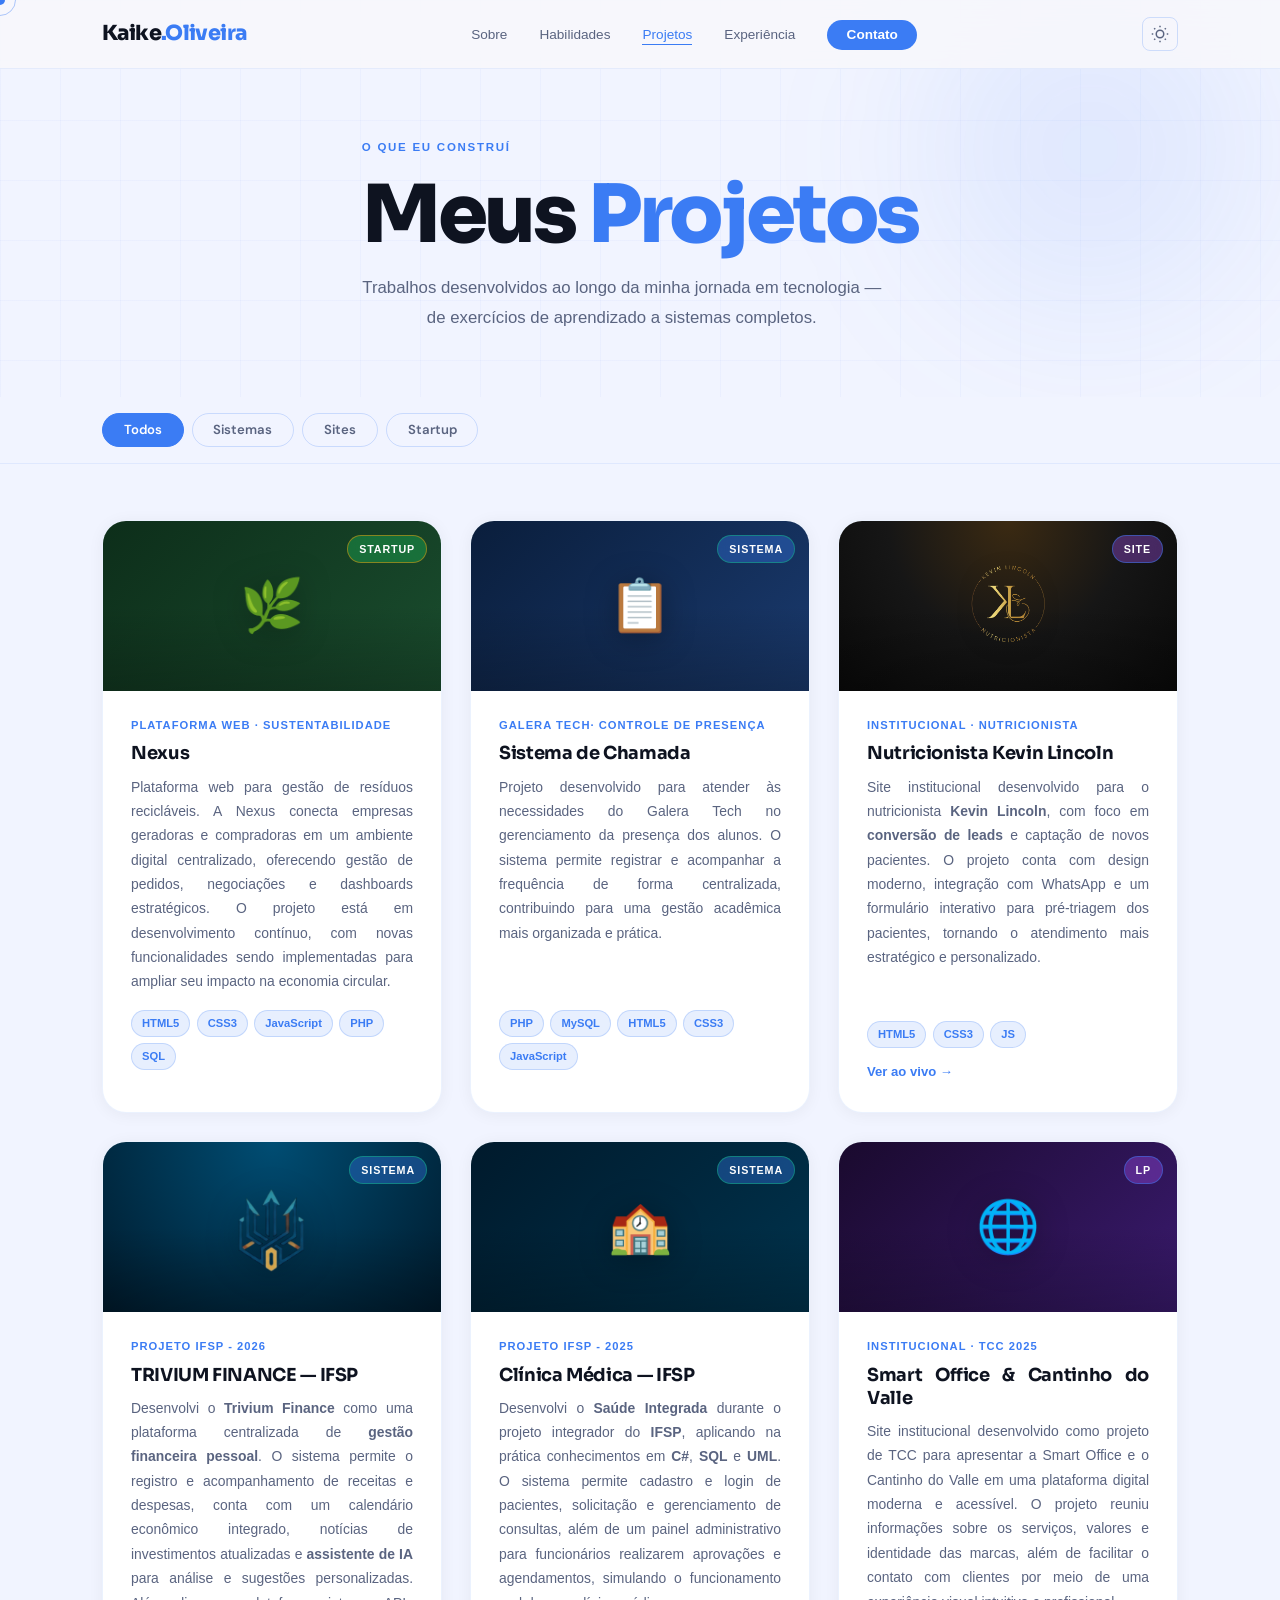
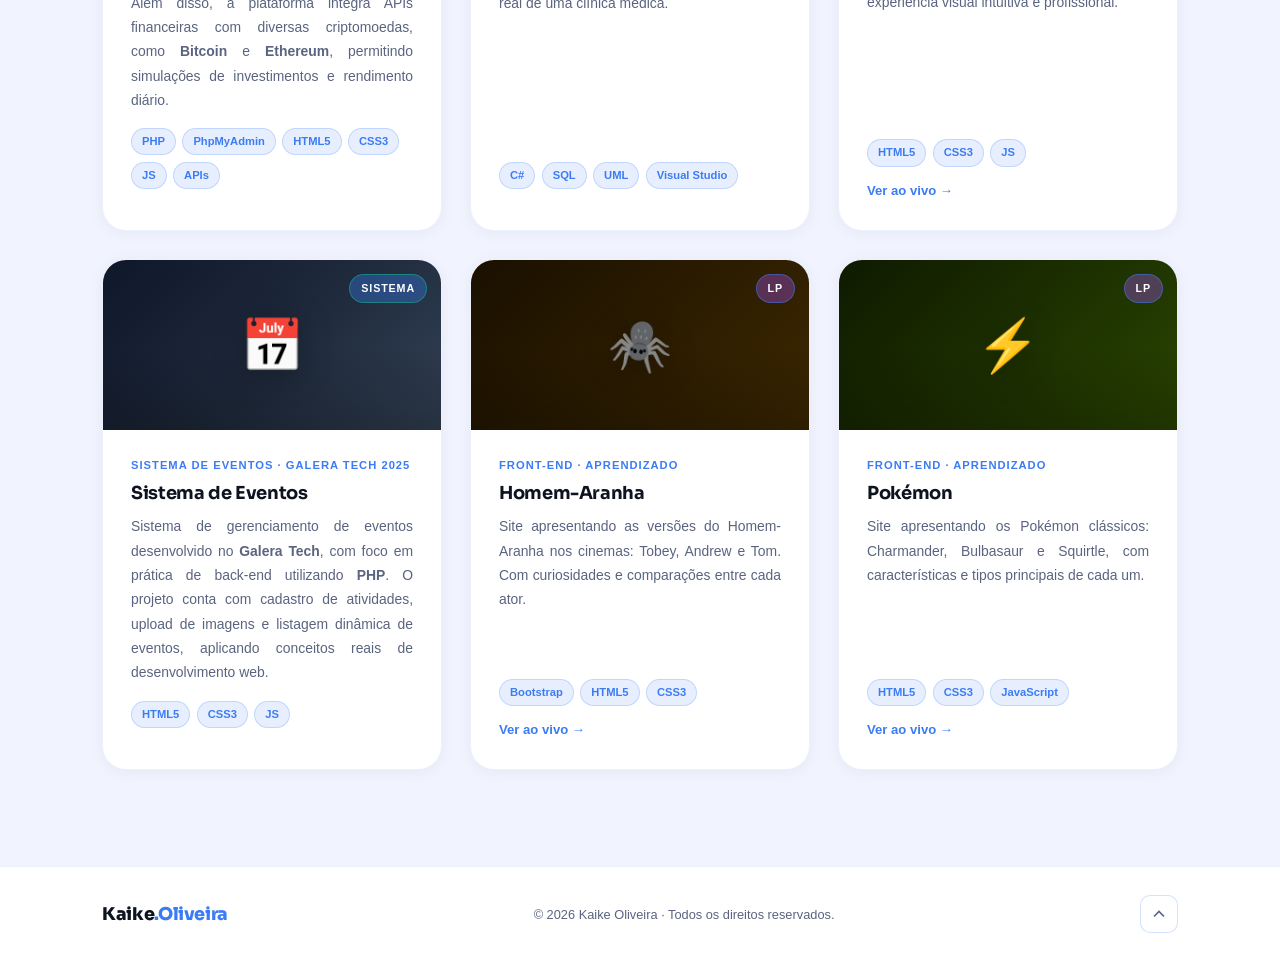
<file: projetos.html>
<!DOCTYPE html>
<html lang="pt-BR">

<head>
  <meta charset="UTF-8" />
  <meta name="viewport" content="width=device-width, initial-scale=1.0" />
  <meta name="description" content="Projetos que desenvolvi ao longo da minha jornada em tecnologia." />
  <title>Projetos · Kaike Oliveira</title>
  <link rel="preconnect" href="https://fonts.googleapis.com" />
  <link rel="icon" href="kaik.png" />
  <link rel="preconnect" href="https://fonts.gstatic.com" crossorigin />
  <link
    href="https://fonts.googleapis.com/css2?family=Sora:wght@300;400;500;600;700;800&family=DM+Sans:ital,opsz,wght@0,9..40,300;0,9..40,400;0,9..40,500;1,9..40,300&display=swap"
    rel="stylesheet" />
  <link rel="stylesheet" href="css/style.css" />
  <link rel="stylesheet" href="css/projetos.css" />
  <!-- Google tag (gtag.js) -->
  <script async src="https://www.googletagmanager.com/gtag/js?id=G-DK2LCC5LQW"></script>
  <script>
    window.dataLayer = window.dataLayer || [];
    function gtag() { dataLayer.push(arguments); }
    gtag('js', new Date());

    gtag('config', 'G-DK2LCC5LQW');
  </script>
  <meta property="og:site_name" content="Kaike Oliveira" />
  <meta property="og:title" content="Kaike Oliveira | Desenvolvedor full-stack" />
</head>

<body>

  <div id="cursor"></div>
  <div id="cursor-ring"></div>

  <nav class="navbar" id="navbar">
    <div class="nav-inner">
      <a href="index.html" class="nav-logo">Kaike<span>.Oliveira</span></a>
      <ul class="nav-links">
        <li><a href="index.html#about">Sobre</a></li>
        <li><a href="index.html#skills">Habilidades</a></li>
        <li><a href="projetos.html" class="active">Projetos</a></li>
        <li><a href="index.html#experience">Experiência</a></li>
        <li><a href="index.html#contact" class="nav-cta">Contato</a></li>
      </ul>
      <button id="theme-toggle" aria-label="Alternar tema">
        <svg class="icon-sun" width="18" height="18" viewBox="0 0 24 24" fill="none" stroke="currentColor"
          stroke-width="2">
          <circle cx="12" cy="12" r="5" />
          <line x1="12" y1="1" x2="12" y2="3" />
          <line x1="12" y1="21" x2="12" y2="23" />
          <line x1="4.22" y1="4.22" x2="5.64" y2="5.64" />
          <line x1="18.36" y1="18.36" x2="19.78" y2="19.78" />
          <line x1="1" y1="12" x2="3" y2="12" />
          <line x1="21" y1="12" x2="23" y2="12" />
          <line x1="4.22" y1="19.78" x2="5.64" y2="18.36" />
          <line x1="18.36" y1="5.64" x2="19.78" y2="4.22" />
        </svg>
        <svg class="icon-moon" width="18" height="18" viewBox="0 0 24 24" fill="none" stroke="currentColor"
          stroke-width="2">
          <path d="M21 12.79A9 9 0 1 1 11.21 3 7 7 0 0 0 21 12.79z" />
        </svg>
      </button>
      <button class="hamburger" id="hamburger" aria-label="Menu">
        <span></span><span></span><span></span>
      </button>
    </div>
    <div class="mobile-menu" id="mobile-menu">
      <a href="index.html#about">Sobre</a>
      <a href="index.html#skills">Habilidades</a>
      <a href="projetos.html">Projetos</a>
      <a href="index.html#experience">Experiência</a>
      <a href="index.html#contact">Contato</a>
    </div>
  </nav>

  <header class="proj-header">
    <div class="proj-header-bg">
      <div class="hero-grid-lines"></div>
      <div class="hero-orb orb-1"></div>
    </div>
    <div class="container proj-header-inner">
      <span class="section-label" style="opacity:0;animation:fadeUp .7s .1s forwards">O que eu construí</span>
      <h1 style="opacity:0;animation:fadeUp .8s .25s forwards">Meus <span>Projetos</span></h1>
      <p style="opacity:0;animation:fadeUp .8s .4s forwards;text-align:center;">
        Trabalhos desenvolvidos ao longo da minha jornada em tecnologia — de exercícios de aprendizado a sistemas
        completos.
      </p>
    </div>
  </header>

  <div class="filter-bar">
    <div class="container">
      <div class="filter-btns">
        <button class="filter-btn active" data-filter="all">Todos</button>
        <button class="filter-btn" data-filter="sistema">Sistemas</button>
        <button class="filter-btn" data-filter="site">Sites</button>
        <button class="filter-btn" data-filter="startup">Startup</button>
      </div>
    </div>
  </div>

  <section class="proj-section">
    <div class="container">
      <div class="proj-grid">

        <div class="proj-card reveal" data-cat="startup">
          <div class="proj-thumb" style="background:linear-gradient(135deg,#0d2e1a,#1a4d2e)">
            <span class="proj-emoji">🌿</span>
            <span class="proj-badge startup">Startup</span>
          </div>
          <div class="proj-body">
            <span class="proj-cat">Plataforma Web · Sustentabilidade</span>
            <h2>Nexus</h2>
            <p>Plataforma web para gestão de resíduos recicláveis. A Nexus conecta empresas geradoras
              e compradoras em um ambiente digital centralizado, oferecendo gestão de pedidos, negociações e dashboards
              estratégicos. O projeto está em desenvolvimento contínuo, com novas funcionalidades sendo implementadas
              para ampliar seu impacto na economia circular.

            </p>
            <div class="proj-techs">
              <span>HTML5</span><span>CSS3</span><span>JavaScript</span><span>PHP</span><span>SQL</span>
            </div>
          </div>
        </div>

        <div class="proj-card reveal" data-cat="sistema">
          <div class="proj-thumb" style="background:linear-gradient(135deg,#0a1e3c,#1a3a6e)">
            <span class="proj-emoji">📋</span>
            <span class="proj-badge sistema">Sistema</span>
          </div>
          <div class="proj-body">
            <span class="proj-cat">Galera Tech· Controle de Presença</span>
            <h2>Sistema de Chamada</h2>
            <p>Projeto desenvolvido para atender às necessidades do Galera Tech no gerenciamento da presença dos alunos.
              O sistema permite registrar e acompanhar a frequência de forma centralizada, contribuindo para uma gestão
              acadêmica mais organizada e prática.
            </p>
            <div class="proj-techs">
              <span>PHP</span><span>MySQL</span><span>HTML5</span><span>CSS3</span><span>JavaScript</span>
            </div>
          </div>
        </div>

        <div class="proj-card reveal" data-cat="site">
          <div class="proj-thumb" style="background:radial-gradient(circle at top,#3b2a12,#161616,#090909)">
            <span class="proj-emoji"><img src="Prancheta 4@4x.png" alt="logo Kevin" /></span>
            <span class="proj-badge site">Site</span>
          </div>
          <div class="proj-body">
            <span class="proj-cat">Institucional · Nutricionista</span>
            <h2>Nutricionista Kevin Lincoln</h2>
            <p>
              Site institucional desenvolvido para o nutricionista
              <strong>Kevin Lincoln</strong>, com foco em
              <strong>conversão de leads</strong> e captação de novos pacientes.
              O projeto conta com design moderno, integração com WhatsApp
              e um formulário interativo para pré-triagem dos pacientes,
              tornando o atendimento mais estratégico e personalizado.
            </p>
            <div class="proj-techs">
              <span>HTML5</span><span>CSS3</span><span>JS</span>
            </div>
            <a href="https://kevin-lincoln.vercel.app/" target="_blank" rel="noopener" class="proj-link">Ver ao vivo
              →</a>
          </div>
        </div>

        <div class="proj-card reveal" data-cat="sistema">
          <div class="proj-thumb" style="background:radial-gradient(circle at 50% 0%, #004d73, #001a2c)">
            <span class="proj-emoji"><img class="img_tri" src="image.jpg" alt="Trivium Finance" /></span>
            <span class="proj-badge sistema">Sistema</span>
          </div>
          <div class="proj-body">
            <span class="proj-cat">Projeto IFSP - 2026</span>
            <h2>TRIVIUM FINANCE — IFSP</h2>
            <p>
              Desenvolvi o <strong>Trivium Finance</strong> como uma plataforma centralizada de
              <strong>gestão financeira pessoal</strong>.
              O sistema permite o registro e acompanhamento de receitas e despesas, conta com um calendário econômico
              integrado, notícias de investimentos atualizadas e <strong>assistente de IA</strong>
              para análise e sugestões personalizadas. Além disso, a plataforma integra APIs financeiras com
              diversas criptomoedas, como <strong>Bitcoin</strong> e <strong>Ethereum</strong>, permitindo simulações
              de investimentos e rendimento diário.
            </p>
            <div class="proj-techs">
              <span>PHP</span><span>PhpMyAdmin</span><span>HTML5</span><span>CSS3</span><span>JS</span><span>APIs</span>
            </div>
          </div>
        </div>

        <div class="proj-card reveal" data-cat="sistema">
          <div class="proj-thumb" style="background:linear-gradient(135deg,#001a2c,#00334d)">
            <span class="proj-emoji">🏫</span>
            <span class="proj-badge sistema">Sistema</span>
          </div>
          <div class="proj-body">
            <span class="proj-cat">Projeto IFSP - 2025</span>
            <h2>Clínica Médica — IFSP</h2>
            <p>
              Desenvolvi o <strong>Saúde Integrada</strong> durante o
              projeto integrador do <strong>IFSP</strong>, aplicando na prática
              conhecimentos em <strong>C#</strong>, <strong>SQL</strong> e <strong>UML</strong>.
              O sistema permite cadastro e login de pacientes, solicitação e gerenciamento de consultas,
              além de um painel administrativo para funcionários realizarem aprovações e agendamentos,
              simulando o funcionamento real de uma clínica médica.
            </p>
            <div class="proj-techs">
              <span>C#</span><span>SQL</span><span>UML</span><span>Visual Studio</span>
            </div>
          </div>
        </div>

        <div class="proj-card reveal" data-cat="site">
          <div class="proj-thumb" style="background:linear-gradient(135deg,#1a0a2e,#3a1a6e)">
            <span class="proj-emoji">🌐</span>
            <span class="proj-badge site">LP</span>
          </div>
          <div class="proj-body">
            <span class="proj-cat">Institucional · TCC 2025</span>
            <h2>Smart Office & Cantinho do Valle</h2>
            <p>Site institucional desenvolvido como projeto de TCC para apresentar a Smart Office e o Cantinho do Valle
              em uma plataforma digital moderna e acessível. O projeto reuniu informações sobre os serviços, valores e
              identidade das marcas, além de facilitar o contato com clientes por meio de uma experiência visual
              intuitiva e profissional.
            </p>
            <div class="proj-techs">
              <span>HTML5</span><span>CSS3</span><span>JS</span>
            </div>
            <a href="https://kaikeeliass.github.io/Site-Institucional---TCC/" target="_blank" rel="noopener"
              class="proj-link">Ver ao vivo →</a>
          </div>
        </div>

        <div class="proj-card reveal" data-cat="sistema">
          <div class="proj-thumb" style="background:linear-gradient(135deg,#0f172a,#1e293b,#334155)">
            <span class="proj-emoji">📅</span>
            <span class="proj-badge sistema">Sistema</span>
          </div>
          <div class="proj-body">
            <span class="proj-cat">Sistema de Eventos · Galera Tech 2025</span>
            <h2>Sistema de Eventos</h2>
            <p>
              Sistema de gerenciamento de eventos desenvolvido no
              <strong>Galera Tech</strong>, com foco em prática de back-end utilizando
              <strong>PHP</strong>. O projeto conta com cadastro de atividades,
              upload de imagens e listagem dinâmica de eventos,
              aplicando conceitos reais de desenvolvimento web.
            </p>
            <div class="proj-techs">
              <span>HTML5</span><span>CSS3</span><span>JS</span>
            </div>
          </div>
        </div>

        <div class="proj-card reveal" data-cat="site">
          <div class="proj-thumb" style="background:linear-gradient(135deg,#1a1000,#3d2800)">
            <span class="proj-emoji">🕷️</span>
            <span class="proj-badge site">LP</span>
          </div>
          <div class="proj-body">
            <span class="proj-cat">Front-end · Aprendizado</span>
            <h2>Homem-Aranha</h2>
            <p>Site apresentando as versões do Homem-Aranha nos cinemas: Tobey, Andrew e Tom. Com curiosidades e
              comparações entre cada ator.</p>
            <div class="proj-techs">
              <span>Bootstrap</span><span>HTML5</span><span>CSS3</span>
            </div>
            <a href="https://kaikeeliass.github.io/Bootstrap_Homem_Aranha_Tech/" target="_blank" rel="noopener"
              class="proj-link">Ver ao vivo →</a>
          </div>
        </div>

        <div class="proj-card reveal" data-cat="site">
          <div class="proj-thumb" style="background:linear-gradient(135deg,#0f1a00,#2a4500)">
            <span class="proj-emoji">⚡</span>
            <span class="proj-badge site">LP</span>
          </div>
          <div class="proj-body">
            <span class="proj-cat">Front-end · Aprendizado</span>
            <h2>Pokémon</h2>
            <p>Site apresentando os Pokémon clássicos: Charmander, Bulbasaur e Squirtle, com características e tipos
              principais de cada um.</p>
            <div class="proj-techs">
              <span>HTML5</span><span>CSS3</span><span>JavaScript</span>
            </div>
            <a href="https://kaikeeliass.github.io/Galera_Tech_Pokemon/" target="_blank" rel="noopener"
              class="proj-link">Ver ao vivo →</a>
          </div>
        </div>

      </div>
    </div>
  </section>

  <footer class="footer">
    <div class="container footer-inner">
      <span class="footer-logo">Kaike<span>.Oliveira</span></span>
      <p class="footer-copy">© <span id="year"></span> Kaike Oliveira · Todos os direitos reservados.</p>
      <a href="#" class="back-top" aria-label="Voltar ao topo">
        <svg width="20" height="20" viewBox="0 0 24 24" fill="none" stroke="currentColor" stroke-width="2">
          <polyline points="18 15 12 9 6 15" />
        </svg>
      </a>
    </div>
  </footer>

  <script src="script.js"></script>
</body>

</html>
</file>
<file: css/style.css>
*,
*::before,
*::after {
  box-sizing: border-box;
  margin: 0;
  padding: 0;
}
:root {
  --bg: #f1f4ff;
  --bg-alt: #ffffff;
  --text: #0e1320;
  --muted: #5a6480;
  --light: #9aa3bb;
  --accent: #3b7cf4;
  --accent-soft: rgba(59, 124, 244, 0.12);
  --border: rgba(59, 124, 244, 0.1);
  --border-s: rgba(59, 124, 244, 0.22);
  --green: #22c55e;
  --green-soft: rgba(34, 197, 94, 0.12);
  --blue-50: #e8f1fd;
  --blue-100: #c5d9f9;
  --blue-200: #94b8f3;
  --blue-400: #4a87e8;
  --blue-600: #1549a8;
  --ice: #f4f8ff;
  --ice-dark: #eaf0fb;
  --ice-btn: #cedfff;
  --ice-btn2: #18358a;
  --dark: #060d1e;
  --dark-2: #0e1a35;
  --shadow-sm: 0 2px 16px rgba(14, 19, 32, 0.05);
  --shadow-md: 0 8px 32px rgba(14, 19, 32, 0.1);
  --shadow-lg: 0 20px 60px rgba(14, 19, 32, 0.13);
  --radius: 16px;
  --radius-lg: 24px;
  --tr: 0.32s cubic-bezier(0.4, 0, 0.2, 1);
  --fs-xs: clamp(0.68rem, 0.6rem + 0.3vw, 0.78rem);
  --fs-sm: clamp(0.8rem, 0.72rem + 0.35vw, 0.92rem);
  --fs-base: clamp(0.9rem, 0.82rem + 0.4vw, 1rem);
  --fs-lg: clamp(1rem, 0.9rem + 0.5vw, 1.15rem);
  --fs-xl: clamp(1.2rem, 1rem + 1vw, 1.6rem);
  --fs-2xl: clamp(1.5rem, 1.1rem + 2vw, 2.2rem);
  --fs-3xl: clamp(1.9rem, 1.2rem + 3.5vw, 3rem);
  --fs-hero: clamp(2.8rem, 1.5rem + 7vw, 6.5rem);
  --sp-xs: clamp(0.5rem, 1vw, 0.75rem);
  --sp-sm: clamp(0.75rem, 2vw, 1.25rem);
  --sp-md: clamp(1rem, 3vw, 2rem);
  --sp-lg: clamp(1.5rem, 4vw, 3rem);
  --sp-xl: clamp(2rem, 6vw, 4.5rem);
  --sp-2xl: clamp(3rem, 8vw, 7rem);
}
[data-theme="dark"] {
  --bg: #0b0f1a;
  --bg-alt: #111827;
  --text: #e8ecf4;
  --muted: #7a869f;
  --light: #4a5570;
  --accent: #5b94ff;
  --accent-soft: rgba(91, 148, 255, 0.1);
  --border: rgba(91, 148, 255, 0.1);
  --border-s: rgba(91, 148, 255, 0.2);
  --shadow-sm: 0 2px 16px rgba(0, 0, 0, 0.3);
  --shadow-md: 0 8px 32px rgba(0, 0, 0, 0.4);
  --shadow-lg: 0 20px 60px rgba(0, 0, 0, 0.5);
  --ice-btn: transparent;
}
html {
  scroll-behavior: smooth;
}
body {
  font-family: "Raleway", sans-serif;
  font-optical-sizing: auto;
  font-style: normal;
  background: var(--bg);
  color: var(--text);
  line-height: 1.7;
  overflow-x: hidden;
  cursor: none;
  transition:
    background var(--tr),
    color var(--tr);
}
::-webkit-scrollbar {
  width: 4px;
}
::-webkit-scrollbar-track {
  background: var(--bg);
}
::-webkit-scrollbar-thumb {
  background: var(--accent);
  border-radius: 4px;
}
a:focus-visible,
button:focus-visible,
input:focus-visible,
textarea:focus-visible {
  outline: 2px solid var(--accent);
  outline-offset: 3px;
  border-radius: 4px;
}
#cursor {
  position: fixed;
  inset: 0 auto auto 0;
  z-index: 99999;
  width: 10px;
  height: 10px;
  background: var(--accent);
  border-radius: 50%;
  pointer-events: none;
  transform: translate(-50%, -50%);
  transition:
    width 0.15s,
    height 0.15s,
    background 0.15s;
}
#cursor-ring {
  position: fixed;
  inset: 0 auto auto 0;
  z-index: 99999;
  width: 32px;
  height: 32px;
  border: 1.5px solid rgba(59, 124, 244, 0.4);
  border-radius: 50%;
  pointer-events: none;
  transform: translate(-50%, -50%);
  transition:
    width 0.22s,
    height 0.22s,
    opacity 0.2s;
}
body:has(a:hover) #cursor,
body:has(button:hover) #cursor {
  width: 18px;
  height: 18px;
}
body:has(a:hover) #cursor-ring,
body:has(button:hover) #cursor-ring {
  width: 50px;
  height: 50px;
  opacity: 0.35;
}
.navbar {
  position: fixed;
  inset: 0 0 auto;
  z-index: 10000;
  background: rgba(247, 248, 252, 0.88);
  backdrop-filter: blur(20px);
  border-bottom: 1px solid var(--border);
  transition:
    box-shadow var(--tr),
    background var(--tr);
}
[data-theme="dark"] .navbar {
  background: rgba(11, 15, 26, 0.9);
}
.navbar.scrolled {
  box-shadow: 0 4px 30px rgba(14, 19, 32, 0.08);
}
.nav-inner {
  max-width: 1140px;
  margin: 0 auto;
  padding: 0 var(--sp-md);
  height: clamp(58px, 8vw, 68px);
  display: flex;
  align-items: center;
  justify-content: space-between;
  gap: var(--sp-sm);
}
.nav-logo {
  font-family: "Sora", sans-serif;
  font-weight: 800;
  font-size: clamp(1.05rem, 2.5vw, 1.3rem);
  color: var(--text);
  text-decoration: none;
  letter-spacing: -0.03em;
}
.nav-logo span {
  color: var(--accent);
}
.nav-links {
  list-style: none;
  display: flex;
  align-items: center;
  gap: clamp(1rem, 2.5vw, 2rem);
}
.nav-links a {
  font-size: clamp(0.78rem, 1.2vw, 0.85rem);
  font-weight: 500;
  color: var(--muted);
  text-decoration: none;
  position: relative;
  transition: color var(--tr);
}
.nav-links a::after {
  content: "";
  position: absolute;
  bottom: -3px;
  left: 0;
  right: 0;
  height: 1.5px;
  background: var(--accent);
  transform: scaleX(0);
  transform-origin: left;
  transition: transform var(--tr);
}
.nav-links a:hover,
.nav-links a.active {
  color: var(--accent);
}
.nav-links a:hover::after,
.nav-links a.active::after {
  transform: scaleX(1);
}
.nav-cta {
  background: var(--accent) !important;
  color: #fff !important;
  padding: 0.45rem 1.2rem;
  border-radius: 100px;
  font-weight: 600 !important;
  transition:
    background var(--tr),
    transform var(--tr),
    box-shadow var(--tr) !important;
}
.nav-cta:hover {
  background: #2560d4 !important;
  transform: translateY(-1px);
  box-shadow: 0 6px 20px rgba(59, 124, 244, 0.35) !important;
}
.nav-cta::after {
  display: none !important;
}
#theme-toggle {
  background: transparent;
  border: 1px solid var(--border-s);
  border-radius: 8px;
  padding: 0.42rem 0.5rem;
  cursor: pointer;
  color: var(--muted);
  display: flex;
  align-items: center;
  transition: all var(--tr);
}
#theme-toggle:hover {
  border-color: var(--accent);
  color: var(--accent);
}
.icon-moon {
  display: none;
}
[data-theme="dark"] .icon-sun {
  display: none;
}
[data-theme="dark"] .icon-moon {
  display: block;
}
.hamburger {
  display: none;
  flex-direction: column;
  gap: 5px;
  background: transparent;
  border: none;
  cursor: pointer;
  padding: 4px;
}
.hamburger span {
  display: block;
  width: 22px;
  height: 2px;
  background: var(--text);
  border-radius: 2px;
  transition: all 0.25s;
}
.hamburger.active span:nth-child(1) {
  transform: translateY(7px) rotate(45deg);
}
.hamburger.active span:nth-child(2) {
  opacity: 0;
}
.hamburger.active span:nth-child(3) {
  transform: translateY(-7px) rotate(-45deg);
}
.mobile-menu {
  display: none;
  flex-direction: column;
  border-top: 1px solid var(--border);
  background: var(--bg-alt);
}
.mobile-menu.open {
  display: flex;
}
.mobile-menu a {
  padding: 1rem clamp(1.2rem, 4vw, 3rem);
  font-size: 0.95rem;
  color: var(--text);
  text-decoration: none;
  border-bottom: 1px solid var(--border);
  transition: background var(--tr);
}
.mobile-menu a:hover {
  background: var(--accent-soft);
  color: var(--accent);
}
.hero {
  min-height: 100svh;
  padding: 0 var(--sp-md);
  display: flex;
  flex-direction: column;
  justify-content: center;
  position: relative;
  overflow: hidden;
}
.hero-bg {
  position: absolute;
  inset: 0;
  z-index: 0;
}
.hero-grid-lines {
  position: absolute;
  inset: 0;
  background-image:
    linear-gradient(rgba(59, 124, 244, 0.04) 1px, transparent 1px),
    linear-gradient(90deg, rgba(59, 124, 244, 0.04) 1px, transparent 1px);
  background-size: 60px 60px;
}
.hero-orb {
  position: absolute;
  border-radius: 50%;
  filter: blur(60px);
  pointer-events: none;
}
.orb-1 {
  width: 500px;
  height: 500px;
  top: -100px;
  right: -60px;
  background: radial-gradient(
    circle,
    rgba(59, 124, 244, 0.12),
    transparent 70%
  );
}
.orb-2 {
  width: 350px;
  height: 350px;
  bottom: -80px;
  left: -40px;
  background: radial-gradient(
    circle,
    rgba(59, 124, 244, 0.08),
    transparent 70%
  );
}
.hero-inner {
  position: relative;
  z-index: 1;
  max-width: 1140px;
  width: 100%;
  margin: auto;
  display: grid;
  grid-template-columns: 1.3fr 0.9fr;
  align-items: center;
  gap: clamp(1.5rem, 4vw, 3rem);
  padding-top: clamp(80px, 10vw, 100px);
}
.hero-text-col {
  text-align: left;
}
.hero-image-col {
  display: flex;
  justify-content: center;
  align-items: center;
}
.hero-greeting {
  color: var(--text);
  font-size: clamp(1.6rem, 4vw, 3.9rem);
  margin-bottom: 0.25rem;
  line-height: 1.1;
}
.hero-text-col .hero-title {
  font-size: clamp(3rem, 8vw, 6rem);
  letter-spacing: -2px;
  line-height: 1.05;
}
.photo-frame-lg {
  position: relative;
  width: clamp(200px, 28vw, 320px);
  height: clamp(200px, 28vw, 320px);
  flex-shrink: 0;
}
.hero-photo-lg {
  width: clamp(200px, 28vw, 320px);
  height: clamp(200px, 28vw, 320px);
  border-radius: 50%;
  object-fit: cover;
  object-position: center;
  border: 4px solid var(--accent);
  box-shadow:
    0 0 0 8px rgba(59, 124, 244, 0.12),
    0 0 0 16px rgba(59, 124, 244, 0.05),
    0 30px 70px rgba(14, 19, 32, 0.25);
  position: relative;
  z-index: 1;
  display: block;
}
.photo-ring-lg {
  position: absolute;
  inset: -18px;
  border-radius: 50%;
  border: 2px dashed rgba(59, 124, 244, 0.35);
  animation: rotateSlow 18s linear infinite;
}
.photo-frame-lg .photo-badge {
  position: absolute;
  bottom: -14px;
  left: 50%;
  transform: translateX(-50%);
  background: var(--bg-alt);
  border: 1px solid var(--border-s);
  border-radius: 100px;
  padding: 0.4rem 1rem;
  font-size: 0.75rem;
  font-weight: 600;
  color: var(--text);
  white-space: nowrap;
  box-shadow: var(--shadow-md);
  display: flex;
  align-items: center;
  gap: 0.4rem;
  z-index: 2;
}
.badge-dot {
  width: 7px;
  height: 7px;
  border-radius: 50%;
  background: #22c55e;
  animation: pulse 2s infinite;
  flex-shrink: 0;
}
.hero-chip {
  display: inline-flex;
  align-items: center;
  gap: 0.5rem;
  background: var(--accent-soft);
  border: 1px solid var(--border-s);
  color: var(--accent);
  font-size: 0.78rem;
  font-weight: 600;
  padding: 0.35rem 0.9rem;
  border-radius: 100px;
  letter-spacing: 0.04em;
  margin-bottom: 1.25rem;
  animation: float-animation 3.8s ease infinite;
}
.hero-title {
  font-size: var(--fs-hero);
  font-weight: 900;
  line-height: 1;
  letter-spacing: -3px;
  color: var(--text);
  margin-bottom: 1rem;
  opacity: 0;
  animation: fadeUp 0.8s 0.35s forwards;
}
.hero-name {
  color: var(--accent);
}
.hero-sub {
  font-size: var(--fs-base);
  color: var(--muted);
  font-weight: 300;
  line-height: 1.8;
  max-width: min(480px, 100%);
  opacity: 0;
  animation: fadeUp 0.8s 0.5s forwards;
  min-height: 2.2em;
}
.hero-actions {
  margin-top: 2rem;
  display: flex;
  gap: var(--sp-sm);
  flex-wrap: wrap;
  opacity: 0;
  animation: fadeUp 0.8s 0.65s forwards;
}
.scroll-line {
  position: absolute;
  bottom: 2rem;
  left: 50%;
  transform: translateX(-50%);
  width: 1px;
  height: 48px;
  background: linear-gradient(to bottom, var(--accent), transparent);
  animation: fadeIn 1s 1.5s both;
}
.stats-strip-hero {
  background: linear-gradient(180deg, #070e20 0%, #0b1428 100%);
  border-top: 1px solid rgba(59, 124, 244, 0.15);
  border-bottom: 1px solid rgba(59, 124, 244, 0.08);
  padding: clamp(1.5rem, 4vw, 2.5rem) 0;
}
:root:not([data-theme="dark"]) .stats-strip-hero {
  background: linear-gradient(60deg, #718ede 0%, #a6bafd 50%, #5a73c3 100%);
  border-top: 1px solid rgba(255, 255, 255, 0.12);
  border-bottom: 1px solid rgba(255, 255, 255, 0.06);
  box-shadow:
    inset 0 1px 0 rgba(255, 255, 255, 0.1),
    0 8px 32px rgba(26, 58, 143, 0.3);
}
:root:not([data-theme="dark"]) .stats-strip-hero .stat-num {
  color: #fff;
  text-shadow: 0 2px 12px rgba(59, 124, 244, 0.4);
}
:root:not([data-theme="dark"]) .stats-strip-hero .stat-label {
  color: rgba(255, 255, 255, 0.65);
}
.stats-strip-inner {
  max-width: 900px;
  margin: 0 auto;
  padding: 0 var(--sp-md);
  display: grid;
  grid-template-columns: repeat(3, 1fr);
  gap: clamp(0.75rem, 2vw, 1rem);
  text-align: center;
}
.stats-strip-inner .stat-num {
  font-family: "Sora", sans-serif;
  font-size: clamp(1.6rem, 4vw, 2.2rem);
  font-weight: 800;
  color: var(--accent);
  display: block;
  line-height: 1;
}
.stats-strip-inner .stat-label {
  font-size: var(--fs-xs);
  color: rgba(255, 255, 255, 0.45);
  margin-top: 0.35rem;
  font-weight: 500;
  display: block;
}
:root:not([data-theme="dark"])
  .stats-strip-hero
  .stats-strip-inner
  .stat-label {
  color: rgba(255, 255, 255, 0.65);
}
.btn-primary {
  display: inline-flex;
  align-items: center;
  gap: 0.4rem;
  background: var(--accent);
  color: #fff;
  padding: clamp(0.65rem, 1.5vw, 0.82rem) clamp(1.2rem, 3vw, 1.9rem);
  border-radius: 100px;
  font-family: "DM Sans", sans-serif;
  font-weight: 600;
  font-size: var(--fs-sm);
  text-decoration: none;
  border: none;
  cursor: pointer;
  transition:
    background var(--tr),
    transform var(--tr),
    box-shadow var(--tr);
}
.btn-primary:hover {
  background: #2560d4;
  transform: translateY(-2px);
  box-shadow: 0 10px 28px rgba(59, 124, 244, 0.38);
}
.btn-outline {
  display: inline-flex;
  align-items: center;
  gap: 0.4rem;
  background: var(--ice-btn);
  color: var(--text);
  padding: clamp(0.65rem, 1.5vw, 0.82rem) clamp(1.2rem, 3vw, 1.75rem);
  border-radius: 100px;
  border: 1.5px solid var(--border-s);
  font-family: "DM Sans", sans-serif;
  font-weight: 500;
  font-size: var(--fs-sm);
  text-decoration: none;
  cursor: pointer;
  transition:
    background var(--tr),
    border-color var(--tr),
    transform var(--tr);
}
.btn-outline:hover {
  background: var(--ice-btn2);
  border-color: var(--accent);
  transform: translateY(-2px);
}
:root:not([data-theme="dark"]) .btn-outline:hover {
  background: var(--blue-200);
  border-color: var(--accent);
  transform: translateY(-2px);
}
.container {
  max-width: 1140px;
  margin: 0 auto;
  padding: 0 var(--sp-md);
}
.section {
  padding: var(--sp-2xl) 0;
}
.alt-bg {
  background: var(--bg-alt);
}
.section-head {
  margin-bottom: 3rem;
}
.section-head.center {
  text-align: center;
}
.section-head.center .section-sub {
  margin: 1rem auto 0;
}
.section-label {
  display: inline-block;
  font-size: 0.72rem;
  font-weight: 700;
  letter-spacing: 0.15em;
  text-transform: uppercase;
  color: var(--accent);
  margin-bottom: 0.6rem;
}
.section-header {
  margin-bottom: 3.5rem;
  text-align: center;
}
.section-header .section-label {
  display: block;
}
.section-title {
  font-family: "Sora", sans-serif;
  font-size: var(--fs-3xl);
  font-weight: 800;
  letter-spacing: -0.03em;
  color: var(--text);
  line-height: 1.15;
}
.section-title span {
  color: var(--accent);
}
.section-header .section-title {
  font-size: clamp(1.7rem, 4vw, 3rem);
  text-align: center;
}
.section-sub,
.section-subtitle {
  font-size: var(--fs-base);
  color: var(--muted);
  margin-top: 0.75rem;
  font-weight: 300;
  line-height: 1.85;
  max-width: min(560px, 100%);
}
.section-header .section-subtitle {
  max-width: 760px;
  margin: 1rem auto 0;
  font-size: clamp(0.95rem, 1.5vw, 1.15rem);
  text-align: center;
}
.about-layout {
  display: grid;
  grid-template-columns: minmax(0, 1.25fr) minmax(320px, 0.95fr);
  gap: 2.5rem;
  align-items: start;
}
.about-text p {
  color: var(--muted);
  font-size: var(--fs-base);
  line-height: 1.9;
  margin-bottom: 1rem;
  text-align: justify;
}
.about-text p strong {
  color: var(--text);
  font-weight: 600;
}
.about-text p:last-child {
  margin-bottom: 0;
}
.about-cards {
  display: grid;
  grid-template-columns: 1fr 1fr;
  gap: 1rem;
  align-self: start;
}
.about-card {
  background: var(--bg-alt);
  border: 1px solid var(--border);
  border-radius: var(--radius);
  padding: 1.25rem;
  min-height: 120px;
  display: flex;
  gap: 0.85rem;
  align-items: flex-start;
  box-shadow: var(--shadow-sm);
  transition:
    transform var(--tr),
    box-shadow var(--tr);
}
.about-card:hover {
  transform: translateY(-3px);
  box-shadow: var(--shadow-md);
}
.about-card-icon {
  font-size: 1.4rem;
  flex-shrink: 0;
}
.about-card strong {
  font-size: var(--fs-sm);
  font-weight: 700;
  color: var(--text);
  display: block;
  margin-bottom: 0.2rem;
}
.about-card p {
  font-size: var(--fs-xs);
  color: var(--muted);
  line-height: 1.5;
  margin: 0;
}
.skills-tabs {
  display: flex;
  gap: var(--sp-xs);
  margin-bottom: 2.5rem;
  flex-wrap: wrap;
}
.tab-btn {
  background: transparent;
  border: 1.5px solid var(--border-s);
  border-radius: 100px;
  padding: 0.45rem clamp(0.9rem, 2vw, 1.4rem);
  font-family: "DM Sans", sans-serif;
  font-size: var(--fs-sm);
  font-weight: 600;
  color: var(--muted);
  cursor: pointer;
  transition: all var(--tr);
}
.tab-btn.active,
.tab-btn:hover {
  background: var(--accent);
  border-color: var(--accent);
  color: #fff;
}
.tab-content {
  display: none;
}
.tab-content.active {
  display: block;
}
.hard-grid {
  display: grid;
  grid-template-columns: repeat(3, 1fr);
  gap: 1.5rem;
}
.hard-col {
  background: var(--bg-alt);
  border: 1px solid var(--border);
  border-radius: var(--radius);
  padding: 2rem 1.75rem;
  box-shadow: var(--shadow-sm);
  position: relative;
  overflow: hidden;
  transition:
    transform var(--tr),
    box-shadow var(--tr);
}
.hard-col::before {
  content: "";
  position: absolute;
  inset: 0 0 auto;
  height: 3px;
  background: linear-gradient(90deg, var(--accent), rgba(59, 124, 244, 0.3));
  transform: scaleX(0);
  transform-origin: left;
  transition: transform var(--tr);
}
.hard-col:hover {
  transform: translateY(-4px);
  box-shadow: var(--shadow-md);
}
.hard-col:hover::before {
  transform: scaleX(1);
}
.hard-col-head {
  display: flex;
  align-items: center;
  gap: 0.6rem;
  margin-bottom: 1.25rem;
}
.hard-icon {
  font-size: 1.3rem;
}
.hard-col h3 {
  font-family: "Sora", sans-serif;
  font-size: var(--fs-sm);
  font-weight: 700;
  color: var(--text);
}
.hard-col ul {
  list-style: none;
  display: flex;
  flex-direction: column;
  gap: 0.6rem;
}
.hard-col li {
  font-size: var(--fs-sm);
  color: var(--muted);
  display: flex;
  align-items: center;
  gap: 0.5rem;
}
.tech-dot {
  width: 6px;
  height: 6px;
  border-radius: 50%;
  background: var(--accent);
  flex-shrink: 0;
}
.soft-grid {
  display: grid;
  grid-template-columns: repeat(auto-fit, minmax(320px, 1fr));
  gap: 1.25rem;
}
.soft-card {
  background: var(--bg-alt);
  border: 1px solid var(--border);
  border-radius: var(--radius);
  padding: 1.75rem;
  box-shadow: var(--shadow-sm);
  transition:
    transform var(--tr),
    box-shadow var(--tr),
    border-color var(--tr);
}
.soft-card:hover {
  transform: translateY(-4px);
  box-shadow: var(--shadow-md);
  border-color: var(--border-s);
}
.soft-icon {
  font-size: 1.6rem;
  margin-bottom: 1rem;
}
.soft-card h3 {
  font-family: "Sora", sans-serif;
  font-size: 0.98rem;
  font-weight: 700;
  color: var(--text);
  margin-bottom: 0.4rem;
}
.soft-card p {
  font-size: 0.87rem;
  color: var(--muted);
  line-height: 1.7;
}
.projects-grid {
  display: grid;
  grid-template-columns: repeat(auto-fit, minmax(320px, 1fr));
  gap: 1rem;
}
.project-card {
  background: var(--bg-alt);
  border: 1px solid var(--border);
  border-radius: var(--radius-lg);
  overflow: hidden;
  box-shadow: var(--shadow-sm);
  transition:
    transform var(--tr),
    box-shadow var(--tr);
}
.project-card:hover {
  transform: translateY(-6px);
  box-shadow: var(--shadow-lg);
}
.project-card.featured {
  grid-column: 1 / -1;
  display: grid;
  grid-template-columns: 1fr 1.4fr;
}
.project-thumb {
  height: 200px;
  display: flex;
  align-items: center;
  justify-content: center;
  position: relative;
  overflow: hidden;
  flex-shrink: 0;
}
.project-card.featured .project-thumb {
  height: auto;
  min-height: 220px;
}
.project-emoji {
  font-size: 3.5rem;
  z-index: 1;
}
.project-badge {
  position: absolute;
  top: 14px;
  right: 14px;
  z-index: 2;
  background: rgba(255, 255, 255, 0.15);
  backdrop-filter: blur(8px);
  color: #fff;
  font-size: 0.7rem;
  font-weight: 700;
  letter-spacing: 0.06em;
  text-transform: uppercase;
  padding: 4px 10px;
  border-radius: 100px;
  border: 1px solid rgba(255, 255, 255, 0.25);
}
.project-body {
  padding: 1.75rem;
}
.project-cat {
  font-size: 0.72rem;
  font-weight: 700;
  color: var(--accent);
  letter-spacing: 0.08em;
  text-transform: uppercase;
  margin-bottom: 0.5rem;
  display: block;
}
.project-body h3 {
  font-family: "Sora", sans-serif;
  font-size: clamp(1rem, 2vw, 1.15rem);
  font-weight: 700;
  color: var(--text);
  letter-spacing: -0.02em;
  margin-bottom: 0.6rem;
}
.project-body p {
  font-size: var(--fs-sm);
  color: var(--muted);
  line-height: 1.75;
  margin-bottom: 1rem;
}
.project-techs {
  display: flex;
  flex-wrap: wrap;
  gap: 0.4rem;
  margin-bottom: 0.75rem;
}
.project-techs span {
  font-size: 0.72rem;
  font-weight: 500;
  background: var(--accent-soft);
  color: var(--accent);
  padding: 3px 10px;
  border-radius: 100px;
  border: 1px solid var(--border-s);
}
.project-link {
  font-size: 0.82rem;
  font-weight: 600;
  color: var(--accent);
  text-decoration: none;
  display: inline-flex;
  align-items: center;
  gap: 0.3rem;
  transition: gap var(--tr);
}
.project-link:hover {
  gap: 0.6rem;
}
.projects-cta {
  text-align: center;
  margin-top: 3rem;
  display: flex;
  justify-content: center;
  gap: 1rem;
  flex-wrap: wrap;
}
.proj-card {
  background: var(--bg-alt);
  border: 1px solid var(--border);
  border-radius: var(--radius-lg);
  overflow: hidden;
  box-shadow: var(--shadow-sm);
  transition:
    transform var(--tr),
    box-shadow var(--tr);
}
.proj-card:hover {
  transform: translateY(-6px);
  box-shadow: var(--shadow-lg);
}
.proj-thumb {
  height: 200px;
  display: flex;
  align-items: center;
  justify-content: center;
  position: relative;
  overflow: hidden;
}
.proj-emoji {
  font-size: 3.5rem;
  z-index: 1;
}
.proj-emoji img {
  width: 160px;
  object-fit: contain;
}
.img_tri {
  width: 140px !important;
  border-radius: 12px;
}
.proj-badge {
  position: absolute;
  top: 14px;
  right: 14px;
  z-index: 2;
  background: rgba(255, 255, 255, 0.15);
  backdrop-filter: blur(8px);
  color: #fff;
  font-size: 0.7rem;
  font-weight: 700;
  letter-spacing: 0.06em;
  text-transform: uppercase;
  padding: 4px 10px;
  border-radius: 100px;
  border: 1px solid rgba(255, 255, 255, 0.25);
}
.proj-badge.site {
  background: rgba(59, 124, 244, 0.3);
  border-color: rgba(59, 124, 244, 0.5);
}
.proj-badge.sistema {
  background: rgba(16, 185, 129, 0.3);
  border-color: rgba(16, 185, 129, 0.5);
}
.proj-badge.startup {
  background: rgba(245, 158, 11, 0.3);
  border-color: rgba(245, 158, 11, 0.5);
}
.proj-badge.bot {
  background: rgba(139, 92, 246, 0.3);
  border-color: rgba(139, 92, 246, 0.5);
}
.proj-badge.automacao {
  background: rgba(236, 72, 153, 0.3);
  border-color: rgba(236, 72, 153, 0.5);
}
.proj-body {
  padding: 1.5rem;
}
.proj-cat {
  font-size: 0.7rem;
  font-weight: 700;
  color: var(--accent);
  letter-spacing: 0.08em;
  text-transform: uppercase;
  display: block;
  margin-bottom: 0.4rem;
}
.proj-body h2 {
  font-family: "Sora", sans-serif;
  font-size: clamp(0.95rem, 2vw, 1.1rem);
  font-weight: 700;
  color: var(--text);
  letter-spacing: -0.02em;
  margin-bottom: 0.5rem;
}
.proj-body p {
  font-size: var(--fs-sm);
  color: var(--muted);
  line-height: 1.7;
  margin-bottom: 1rem;
}
.proj-techs {
  display: flex;
  flex-wrap: wrap;
  gap: 0.35rem;
  margin-bottom: 0.85rem;
}
.proj-techs span {
  font-size: 0.7rem;
  font-weight: 500;
  background: var(--accent-soft);
  color: var(--accent);
  padding: 3px 9px;
  border-radius: 100px;
  border: 1px solid var(--border-s);
}
.proj-link {
  font-size: 0.82rem;
  font-weight: 600;
  color: var(--accent);
  text-decoration: none;
  display: inline-flex;
  align-items: center;
  gap: 0.3rem;
  transition: gap var(--tr);
}
.proj-link:hover {
  gap: 0.6rem;
}
.exp-filters {
  display: flex;
  gap: 0.6rem;
  margin-bottom: 2.5rem;
  flex-wrap: wrap;
}
.exp-filter-btn {
  display: inline-flex;
  align-items: center;
  gap: 0.4rem;
  background: transparent;
  border: 1.5px solid var(--border-s);
  border-radius: 100px;
  padding: 0.48rem clamp(0.9rem, 2vw, 1.4rem);
  font-family: "DM Sans", sans-serif;
  font-size: var(--fs-sm);
  font-weight: 600;
  color: var(--muted);
  cursor: pointer;
  transition: all var(--tr);
}
.exp-filter-btn:hover {
  border-color: var(--accent);
  color: var(--accent);
  background: var(--accent-soft);
}
.exp-filter-btn.active {
  background: var(--accent);
  border-color: var(--accent);
  color: #fff;
  box-shadow: 0 4px 16px rgba(59, 124, 244, 0.3);
}
.tl-cat-badge {
  display: inline-flex;
  align-items: center;
  gap: 0.3rem;
  font-size: 0.65rem;
  font-weight: 700;
  letter-spacing: 0.08em;
  text-transform: uppercase;
  padding: 2px 9px;
  border-radius: 100px;
  margin-bottom: 0.35rem;
}
.tl-cat-badge.profissional {
  background: rgba(59, 124, 244, 0.12);
  color: var(--accent);
  border: 1px solid rgba(59, 124, 244, 0.25);
}
.tl-cat-badge.ensino {
  background: rgba(16, 185, 129, 0.1);
  color: #10b981;
  border: 1px solid rgba(16, 185, 129, 0.25);
}
.tl-cat-badge.curso {
  background: rgba(245, 158, 11, 0.1);
  color: #f59e0b;
  border: 1px solid rgba(245, 158, 11, 0.25);
}
.tl-item {
  position: relative;
  margin-bottom: 2.5rem;
  transition:
    opacity 0.35s var(--tr),
    transform 0.35s var(--tr);
}
.tl-item.hidden {
  display: none;
}
.timeline {
  position: relative;
  padding-left: 2.9rem;
  margin-top: 1rem;
}
.timeline::before {
  content: "";
  position: absolute;
  left: 9px;
  top: 0;
  bottom: 0;
  width: 2px;
  background: linear-gradient(
    to bottom,
    var(--accent),
    rgba(59, 124, 244, 0.2),
    transparent
  );
}
.tl-dot {
  position: absolute;
  left: -2.05rem;
  top: 6px;
  width: 18px;
  height: 18px;
  border-radius: 50%;
  background: var(--bg-alt);
  border: 2.5px solid var(--accent);
  transition:
    background var(--tr),
    transform var(--tr);
}
.tl-dot.active {
  background: var(--accent);
}
.tl-item:hover .tl-dot {
  background: var(--accent);
  transform: scale(1.2);
}
.tl-content {
  background: var(--bg-alt);
  border: 1px solid var(--border);
  border-radius: var(--radius);
  padding: 1.5rem 1.75rem;
  box-shadow: var(--shadow-sm);
  transition:
    box-shadow var(--tr),
    transform var(--tr);
}
.tl-item:hover .tl-content {
  box-shadow: var(--shadow-md);
  transform: translateX(4px);
}
.tl-date {
  font-size: 0.72rem;
  font-weight: 700;
  color: var(--accent);
  letter-spacing: 0.08em;
  text-transform: uppercase;
  margin-bottom: 0.4rem;
  display: block;
}
.tl-content h3 {
  font-family: "Sora", sans-serif;
  font-size: var(--fs-base);
  font-weight: 700;
  color: var(--text);
  margin-bottom: 0.4rem;
}
.tl-content p {
  font-size: var(--fs-sm);
  color: var(--muted);
  line-height: 1.75;
  margin-bottom: 0.75rem;
}
.tl-tags {
  display: flex;
  flex-wrap: wrap;
  gap: 0.4rem;
}
.tl-tags span {
  font-size: 0.7rem;
  font-weight: 500;
  background: var(--accent-soft);
  color: var(--accent);
  padding: 2px 9px;
  border-radius: 100px;
  border: 1px solid var(--border-s);
}
.contact-section {
  background: #070d1e;
  position: relative;
  overflow: hidden;
  transition: background var(--tr);
}
:root:not([data-theme="dark"]) .contact-section {
  background: var(--bg);
}
.contact-bg {
  position: absolute;
  inset: 0;
  background:
    radial-gradient(
      ellipse 55% 55% at 85% 50%,
      rgba(59, 124, 244, 0.14),
      transparent 70%
    ),
    radial-gradient(
      ellipse 40% 40% at 10% 80%,
      rgba(59, 124, 244, 0.08),
      transparent 70%
    );
}
:root:not([data-theme="dark"]) .contact-bg {
  background:
    radial-gradient(
      ellipse 55% 55% at 85% 50%,
      rgba(59, 124, 244, 0.08),
      transparent 70%
    ),
    radial-gradient(
      ellipse 40% 40% at 10% 80%,
      rgba(59, 124, 244, 0.04),
      transparent 70%
    );
}
.contact-layout {
  display: grid;
  grid-template-columns: minmax(280px, 0.9fr) minmax(420px, 1.2fr);
  gap: 4rem;
  align-items: start;
  margin-top: 3rem;
}
.contact-info {
  align-self: start;
}
.contact-com-form {
  width: 100%;
  max-width: 540px;
  justify-self: end;
}
.contact-item {
  display: flex;
  align-items: flex-start;
  gap: 1rem;
  margin-bottom: 1.75rem;
}
.c-icon {
  width: 44px;
  height: 44px;
  border-radius: 12px;
  background: rgba(59, 124, 244, 0.15);
  display: flex;
  align-items: center;
  justify-content: center;
  font-size: 1.1rem;
  flex-shrink: 0;
  transition: background var(--tr);
}
:root:not([data-theme="dark"]) .c-icon {
  background: var(--accent-soft);
}
.c-label {
  font-size: 0.72rem;
  font-weight: 700;
  color: rgba(255, 255, 255, 0.35);
  letter-spacing: 0.1em;
  text-transform: uppercase;
  display: block;
  margin-bottom: 0.2rem;
  transition: color var(--tr);
}
:root:not([data-theme="dark"]) .c-label {
  color: var(--muted);
}
.c-val {
  font-size: 0.9rem;
  color: #fff;
  text-decoration: none;
  font-weight: 500;
  transition: color var(--tr);
}
:root:not([data-theme="dark"]) .c-val {
  color: var(--text);
}
.c-val:hover {
  color: var(--accent);
}
.avail-card {
  display: flex;
  align-items: center;
  gap: 1rem;
  background: rgba(34, 197, 94, 0.08);
  border: 1px solid rgba(34, 197, 94, 0.2);
  border-radius: var(--radius);
  padding: 1rem 1.25rem;
  margin-top: 2rem;
  transition:
    background var(--tr),
    border-color var(--tr);
}
:root:not([data-theme="dark"]) .avail-card {
  background: var(--green-soft);
  border-color: rgba(34, 197, 94, 0.25);
}
.avail-dot {
  width: 10px;
  height: 10px;
  border-radius: 50%;
  background: #22c55e;
  animation: pulse 2s infinite;
  flex-shrink: 0;
}
.avail-card strong {
  display: block;
  font-size: 0.85rem;
  font-weight: 700;
  color: #86efac;
  margin-bottom: 0.15rem;
}
:root:not([data-theme="dark"]) .avail-card strong {
  color: #15803d;
}
.avail-card p {
  font-size: 0.78rem;
  color: rgba(255, 255, 255, 0.45);
  margin: 0;
}
:root:not([data-theme="dark"]) .avail-card p {
  color: var(--muted);
}
.contact-form {
  background: rgba(255, 255, 255, 0.05);
  border: 1px solid rgba(255, 255, 255, 0.1);
  border-radius: var(--radius-lg);
  padding: 2.5rem;
  backdrop-filter: blur(12px);
  display: flex;
  flex-direction: column;
  transition:
    background var(--tr),
    border-color var(--tr);
}
:root:not([data-theme="dark"]) .contact-form {
  background: var(--bg);
  border-color: var(--border-s);
  box-shadow: var(--shadow-md);
}
.form-row {
  display: grid;
  grid-template-columns: 1fr 1fr;
}
.form-group {
  display: flex;
  flex-direction: column;
}
.form-group label {
  display: flex;
  align-items: center;
  font-size: 0.75rem;
  font-weight: 600;
  letter-spacing: 0.06em;
  text-transform: uppercase;
  color: rgba(255, 255, 255, 0.5);
  transition: color var(--tr);
}
:root:not([data-theme="dark"]) .form-group label {
  color: var(--muted);
}
.form-group input,
.form-group textarea,
.form-group select {
  background: rgba(255, 255, 255, 0.07);
  border: 1px solid rgba(255, 255, 255, 0.12);
  border-radius: 10px;
  padding: 0.8rem 1rem;
  color: rgba(255, 255, 255, 0.9);
  font-family: "DM Sans", sans-serif;
  font-size: 0.9rem;
  transition:
    border-color var(--tr),
    background var(--tr),
    color var(--tr);
  outline: none;
  resize: vertical;
}
:root:not([data-theme="dark"]) .form-group input,
:root:not([data-theme="dark"]) .form-group textarea,
:root:not([data-theme="dark"]) .form-group select {
  background: var(--bg-alt);
  border-color: var(--border-s);
  color: var(--text);
}
.form-group input::placeholder,
.form-group textarea::placeholder {
  color: rgba(255, 255, 255, 0.25);
}
:root:not([data-theme="dark"]) .form-group input::placeholder,
:root:not([data-theme="dark"]) .form-group textarea::placeholder {
  color: var(--light);
}
.form-group input:focus,
.form-group textarea:focus,
.form-group select:focus {
  border-color: rgba(59, 124, 244, 0.6);
  background: rgba(59, 124, 244, 0.07);
}
:root:not([data-theme="dark"]) .form-group input:focus,
:root:not([data-theme="dark"]) .form-group textarea:focus,
:root:not([data-theme="dark"]) .form-group select:focus {
  border-color: var(--accent);
  background: var(--accent-soft);
}
.form-group select {
  appearance: none;
  -webkit-appearance: none;
  cursor: pointer;
}
.form-group select option {
  background: #1a2238;
  color: #e8ecf4;
}
:root:not([data-theme="dark"]) .form-group select option {
  background: #fff;
  color: #0e1320;
}
.form-group select:invalid,
.form-group select option[value=""] {
  color: rgba(255, 255, 255, 0.28);
}
:root:not([data-theme="dark"]) .form-group select:invalid,
:root:not([data-theme="dark"]) .form-group select option[value=""] {
  color: var(--light);
}
.select-wrapper {
  position: relative;
}
.select-wrapper select {
  width: 100%;
  padding-right: 2.5rem;
}
.select-arrow {
  position: absolute;
  right: 0.9rem;
  top: 50%;
  transform: translateY(-50%);
  pointer-events: none;
  color: rgba(255, 255, 255, 0.35);
  font-size: 0.8rem;
  transition: color var(--tr);
}
:root:not([data-theme="dark"]) .select-arrow {
  color: var(--muted);
}
.budget-pills {
  display: flex;
  flex-wrap: wrap;
  gap: 0.5rem;
  margin-top: 0.15rem;
}
.budget-pill {
  background: rgba(255, 255, 255, 0.06);
  border: 1px solid rgba(255, 255, 255, 0.14);
  border-radius: 100px;
  color: rgba(255, 255, 255, 0.6);
  font-family: "DM Sans", sans-serif;
  font-size: 0.8rem;
  font-weight: 500;
  padding: 0.42rem 1rem;
  cursor: pointer;
  transition: all var(--tr);
}
:root:not([data-theme="dark"]) .budget-pill {
  background: var(--bg-alt);
  border-color: var(--border-s);
  color: var(--muted);
}
.budget-pill:hover,
:root:not([data-theme="dark"]) .budget-pill:hover {
  border-color: var(--accent);
  color: var(--accent);
  background: var(--accent-soft);
}

.budget-pill.selected,
:root:not([data-theme="dark"]) .budget-pill.selected {
  background: var(--accent);
  border-color: var(--accent);
  color: #fff;
}
.char-counter {
  text-align: right;
  font-size: 0.72rem;
  color: rgba(255, 255, 255, 0.28);
  margin-top: 0.3rem;
  transition: color var(--tr);
}
:root:not([data-theme="dark"]) .char-counter {
  color: var(--light);
}
.char-counter.warn {
  color: #f59e0b;
}
.char-counter.over {
  color: #ef4444;
}
.field-error {
  font-size: 0.72rem;
  color: #f87171;
  margin-top: 0.25rem;
  display: block;
  min-height: 1em;
  opacity: 0;
  transform: translateY(-4px);
  transition:
    opacity 0.2s,
    transform 0.2s;
}
.field-error.visible {
  opacity: 1;
  transform: translateY(0);
}
.form-group input.invalid,
.form-group textarea.invalid,
.form-group .select-wrapper.invalid select {
  border-color: rgba(248, 113, 113, 0.6) !important;
  background: rgba(248, 113, 113, 0.07) !important;
}
.form-footer {
  display: flex;
  align-items: center;
  justify-content: space-between;
  gap: 1rem;
  flex-wrap: wrap;
  margin-top: 0.5rem;
}
.form-note {
  display: flex;
  align-items: center;
  gap: 0.4rem;
  font-size: 0.75rem;
  color: rgba(255, 255, 255, 0.3);
  margin: 0;
}
:root:not([data-theme="dark"]) .form-note {
  color: var(--light);
}
.submit-btn,
.form-btn {
  background: var(--accent);
  color: #fff;
  border: none;
  border-radius: 100px;
  padding: 1rem 2rem;
  font-family: "DM Sans", sans-serif;
  font-size: 0.95rem;
  font-weight: 700;
  cursor: pointer;
  display: inline-flex;
  align-items: center;
  gap: 0.5rem;
  min-width: 200px;
  justify-content: center;
  transition:
    background var(--tr),
    transform var(--tr),
    box-shadow var(--tr);
}
.submit-btn:hover,
.form-btn:hover {
  background: #2560d4;
  transform: translateY(-2px);
  box-shadow: 0 10px 28px rgba(59, 124, 244, 0.4);
}
.submit-btn:disabled,
.form-btn:disabled {
  opacity: 0.65;
  cursor: not-allowed;
  transform: none !important;
  box-shadow: none !important;
}
.spinner {
  display: inline-block;
  width: 14px;
  height: 14px;
  border: 2px solid rgba(255, 255, 255, 0.3);
  border-top-color: #fff;
  border-radius: 50%;
  animation: spin 0.7s linear infinite;
}
.form-success {
  text-align: center;
  padding: clamp(1.5rem, 4vw, 3rem) 1rem;
  display: none;
  flex-direction: column;
  align-items: center;
  justify-content: center;
  gap: clamp(0.5rem, 2vw, 1rem);
  min-height: 280px;
  width: 100%;
  margin: 0 auto;
  animation: fadeIn 0.4s ease-out;
}
.form-success.show {
  display: flex;
}
.success-icon {
  font-size: clamp(3rem, 8vw, 4.5rem);
  margin-bottom: 0.5rem;
  animation: bounceIn 0.6s cubic-bezier(0.34, 1.56, 0.64, 1) both;
}
.form-success h3 {
  font-family: "Sora", sans-serif;
  font-size: clamp(1.2rem, 4vw, 1.5rem);
  font-weight: 800;
  color: var(--text);
  margin: 0;
}
.form-success p {
  font-size: clamp(0.85rem, 2vw, 0.95rem);
  color: var(--muted);
  max-width: 320px;
  line-height: 1.6;
  margin: 0;
}
.form-success .btn-reset {
  background: transparent;
  border: 1.5px solid var(--border-s);
  border-radius: 100px;
  padding: clamp(0.5rem, 2vw, 0.65rem) clamp(1.2rem, 3vw, 1.5rem);
  font-family: "DM Sans", sans-serif;
  font-size: clamp(0.8rem, 2vw, 0.85rem);
  font-weight: 600;
  color: var(--muted);
  cursor: pointer;
  margin-top: 1rem;
  transition: all var(--tr);
}
.form-success .btn-reset:hover {
  border-color: var(--accent);
  color: var(--accent);
  background: var(--accent-soft);
}
.footer {
  background: var(--bg-alt);
  border-top: 1px solid rgba(59, 124, 244, 0.1);
  padding: 1.75rem 0;
}
.footer-inner {
  display: flex;
  align-items: center;
  justify-content: space-between;
  gap: 1rem;
  flex-wrap: wrap;
}
.footer-logo {
  font-family: "Sora", sans-serif;
  font-weight: 800;
  font-size: 1.1rem;
  color: var(--text);
  letter-spacing: -0.02em;
}
.footer-logo span {
  color: var(--accent);
}
.footer-copy {
  font-size: 0.8rem;
  color: var(--muted);
}
.back-top {
  width: 38px;
  height: 38px;
  background: var(--bg-alt);
  border: 1px solid var(--border-s);
  border-radius: 10px;
  display: flex;
  align-items: center;
  justify-content: center;
  color: var(--muted);
  text-decoration: none;
  transition: all var(--tr);
}
.back-top:hover {
  background: var(--accent);
  color: #fff;
  border-color: var(--accent);
}
.mode-banner {
  position: fixed;
  bottom: 1.75rem;
  left: 45%;
  transform: translateX(-50%);
  z-index: 200;
  display: flex;
  align-items: center;
  gap: 0.65rem;
  background: var(--bg-alt);
  border: 1px solid var(--border-s);
  border-radius: 100px;
  padding: 0.55rem 0.55rem 0.55rem 1.1rem;
  box-shadow: var(--shadow-lg);
  white-space: nowrap;
  animation: fadeUp 0.8s 1.4s both;
  transition:
    opacity 0.3s ease,
    transform 0.3s ease;
}
.mode-banner span {
  font-size: 0.78rem;
  font-weight: 500;
  color: var(--muted);
}
.mode-banner.hidden {
  opacity: 0;
  transform: translateX(-50%) translateY(12px);
  pointer-events: none;
}
.mode-banner a {
  display: inline-flex;
  align-items: center;
  gap: 0.35rem;
  background: var(--accent);
  color: #fff;
  font-size: 0.78rem;
  font-weight: 700;
  padding: 0.42rem 1rem;
  border-radius: 100px;
  text-decoration: none;
  transition:
    background var(--tr),
    transform var(--tr);
}
.mode-banner a:hover {
  background: #2560d4;
  transform: scale(1.03);
}
@keyframes float-animation {
  0%,
  100% {
    transform: translateY(0);
  }
  50% {
    transform: translateY(-40px);
  }
}
@keyframes fadeUp {
  from {
    opacity: 0;
    transform: translateY(24px);
  }
  to {
    opacity: 1;
    transform: translateY(0);
  }
}
@keyframes fadeIn {
  from {
    opacity: 0;
  }
  to {
    opacity: 1;
  }
}
@keyframes pulse {
  0%,
  100% {
    opacity: 1;
    transform: scale(1);
  }
  50% {
    opacity: 0.4;
    transform: scale(1.35);
  }
}
@keyframes rotateSlow {
  to {
    transform: rotate(360deg);
  }
}
@keyframes spin {
  to {
    transform: rotate(360deg);
  }
}
@keyframes bounceIn {
  from {
    transform: scale(0);
    opacity: 0;
  }
  to {
    transform: scale(1);
    opacity: 1;
  }
}
.reveal {
  opacity: 0;
  transform: translateY(22px);
  transition:
    opacity 0.7s cubic-bezier(0.4, 0, 0.2, 1),
    transform 0.7s cubic-bezier(0.4, 0, 0.2, 1);
}
.reveal.visible {
  opacity: 1;
  transform: translateY(0);
}
#experience .section-head,
#contact .section-head,
#about .section-head {
  text-align: center;
  max-width: 720px;
  margin-left: auto;
  margin-right: auto;
}
#about .section-head {
  text-align: left;
  max-width: none;
  margin-left: 0;
  margin-right: 0;
}
#about .section-sub {
  margin-left: 0;
  margin-right: 0;
  text-align: left;
}
#about .about-layout {
  margin-top: 0;
}
#experience .section-sub,
#contact .section-sub {
  margin-left: auto;
  margin-right: auto;
  text-align: center;
}
#experience,
#contact,
#about {
  overflow: hidden;
}
#experience .section-head *,
#contact .section-head *,
#about .section-head * {
  transform: none;
}
.contact-simple-form {
  background: rgba(255, 255, 255, 0.05);
  border: 1px solid rgba(255, 255, 255, 0.1);
  border-radius: var(--radius-lg);
  padding: 2.5rem;
  backdrop-filter: blur(12px);
  display: flex;
  flex-direction: column;
  gap: 1.1rem;
  width: 100%;
  transition:
    background var(--tr),
    border-color var(--tr);
}
:root:not([data-theme="dark"]) .contact-simple-form {
  background: var(--bg);
  border-color: var(--border-s);
  box-shadow: var(--shadow-md);
}
.contact-simple-form .form-group label {
  display: flex;
  align-items: center;
  gap: 0.4rem;
  font-size: 0.75rem;
  font-weight: 600;
  letter-spacing: 0.06em;
  text-transform: uppercase;
  color: rgba(255, 255, 255, 0.5);
  transition: color var(--tr);
}
:root:not([data-theme="dark"]) .contact-simple-form .form-group label {
  color: var(--muted);
}
.contact-simple-form .form-group input,
.contact-simple-form .form-group textarea {
  background: rgba(255, 255, 255, 0.07);
  border: 1px solid rgba(255, 255, 255, 0.12);
  border-radius: 10px;
  padding: 0.8rem 1rem;
  color: rgba(255, 255, 255, 0.9);
  font-family: "DM Sans", sans-serif;
  font-size: 0.9rem;
  outline: none;
  resize: vertical;
  width: 100%;
  transition:
    border-color var(--tr),
    background var(--tr),
    color var(--tr);
}
:root:not([data-theme="dark"]) .contact-simple-form .form-group input,
:root:not([data-theme="dark"]) .contact-simple-form .form-group textarea {
  background: var(--bg-alt);
  border-color: var(--border-s);
  color: var(--text);
}
.contact-simple-form .form-group input::placeholder,
.contact-simple-form .form-group textarea::placeholder {
  color: rgba(255, 255, 255, 0.25);
}
:root:not([data-theme="dark"])
  .contact-simple-form
  .form-group
  input::placeholder,
:root:not([data-theme="dark"])
  .contact-simple-form
  .form-group
  textarea::placeholder {
  color: var(--light);
}
.contact-simple-form .form-group input:focus,
.contact-simple-form .form-group textarea:focus {
  border-color: rgba(59, 124, 244, 0.6);
  background: rgba(59, 124, 244, 0.07);
}
:root:not([data-theme="dark"]) .contact-simple-form .form-group input:focus,
:root:not([data-theme="dark"]) .contact-simple-form .form-group textarea:focus {
  border-color: var(--accent);
  background: var(--accent-soft);
}
.contact-simple-form textarea {
  min-height: 110px;
}
.csf-whatsapp-note {
  font-size: 0.78rem;
  color: rgba(255, 255, 255, 0.35);
  margin: 0.25rem 0 0;
  line-height: 1.5;
}
:root:not([data-theme="dark"]) .csf-whatsapp-note {
  color: var(--muted);
}
.csf-submit {
  background: var(--accent);
  color: #fff;
  border: none;
  border-radius: 100px;
  padding: 0.9rem 2rem;
  font-family: "DM Sans", sans-serif;
  font-size: 0.95rem;
  font-weight: 700;
  cursor: pointer;
  display: inline-flex;
  align-items: center;
  gap: 0.5rem;
  justify-content: center;
  transition:
    background var(--tr),
    transform var(--tr),
    box-shadow var(--tr);
  align-self: flex-start;
}
.csf-submit:hover {
  background: #2560d4;
  transform: translateY(-2px);
  box-shadow: 0 10px 28px rgba(59, 124, 244, 0.4);
}
@media (max-width: 560px) {
  .contact-simple-form .csf-submit {
    width: 100%;
    justify-content: center;
    align-self: stretch;
  }
}
@media (max-width: 1100px) {
  .hero-inner {
    grid-template-columns: 1.2fr 0.8fr;
  }
  .hard-grid {
    grid-template-columns: repeat(2, 1fr);
  }
  .projects-grid {
    grid-template-columns: 1fr;
  }
  .project-card.featured {
    grid-column: auto;
    grid-template-columns: 1fr 1.2fr;
  }
}
@media (max-width: 960px) {
  .nav-links {
    display: none;
  }
  .hamburger {
    display: flex;
  }
  .hero-inner {
    grid-template-columns: 1fr;
    text-align: center;
    padding-top: clamp(90px, 14vw, 120px);
    row-gap: 2.5rem;
  }
  .hero-text-col {
    text-align: center;
    order: 2;
  }
  .hero-image-col {
    order: 1;
  }
  .hero-sub,
  .hero-chip {
    margin: 0 auto;
  }
  .hero-actions {
    justify-content: center;
  }
  .stats-strip-inner {
    grid-template-columns: repeat(3, 1fr);
  }
  .about-layout {
    grid-template-columns: 1fr;
    gap: 2rem;
  }
  .hard-grid {
    grid-template-columns: 1fr;
    gap: 1rem;
  }
  .project-card.featured {
    grid-column: auto;
    display: block;
  }
  .project-card.featured .project-thumb {
    height: 200px;
  }
  .contact-layout {
    grid-template-columns: 1fr;
    gap: 2.5rem;
  }
  .contact-com-form {
    max-width: 100%;
    justify-self: stretch;
  }
}
@media (max-width: 768px) {
  .stats-strip-inner {
    grid-template-columns: repeat(3, 1fr);
  }
  .about-cards {
    grid-template-columns: repeat(2, 1fr);
  }
  .skills-tabs {
    overflow-x: auto;
    flex-wrap: nowrap;
    -webkit-overflow-scrolling: touch;
    scrollbar-width: none;
    padding-bottom: 4px;
  }
  .skills-tabs::-webkit-scrollbar {
    display: none;
  }
  .tab-btn {
    flex-shrink: 0;
  }
  .exp-filters {
    overflow-x: auto;
    flex-wrap: nowrap;
    -webkit-overflow-scrolling: touch;
    scrollbar-width: none;
    padding-bottom: 4px;
  }
  .exp-filters::-webkit-scrollbar {
    display: none;
  }
  .exp-filter-btn {
    flex-shrink: 0;
  }
  .projects-grid {
    grid-template-columns: 1fr;
    gap: 1.25rem;
  }
  .projects-cta {
    flex-direction: column;
    align-items: center;
  }
  .timeline {
    padding-left: 1.75rem;
  }
  .tl-dot {
    left: -1.85rem;
  }
  .tl-content {
    padding: 1.25rem;
  }
  .footer-inner {
    flex-direction: column;
    text-align: center;
    gap: 0.75rem;
  }
  .mode-banner {
    bottom: 1rem;
    left: var(--sp-md);
    right: var(--sp-md);
    transform: none;
    justify-content: space-between;
  }
  .form-row {
    grid-template-columns: 1fr;
  }
}
@media (max-width: 640px) {
  .hero-inner {
    grid-template-columns: 1fr;
    padding-top: clamp(80px, 18vw, 110px);
  }
  .hero-text-col {
    text-align: center;
  }
  .hero-actions {
    flex-direction: column;
    align-items: center;
  }
  .btn-primary,
  .btn-outline {
    width: 100%;
    justify-content: center;
    max-width: 320px;
  }
  .photo-frame-lg,
  .hero-photo-lg {
    width: clamp(160px, 55vw, 220px);
    height: clamp(160px, 55vw, 220px);
  }
  .stats-strip-inner {
    grid-template-columns: repeat(3, 1fr);
  }
  .stats-strip-inner > *:nth-child(3) {
    grid-column: auto;
    max-width: unset;
    margin: 0;
  }
  .about-cards {
    grid-template-columns: 1fr;
  }
  .soft-grid {
    grid-template-columns: 1fr;
  }
  .contact-form {
    padding: 1.5rem;
    gap: 0.9rem;
  }
  .contact-simple-form {
    padding: 1.5rem;
    gap: 0.9rem;
  }
  .section-head {
    margin-bottom: 2rem;
  }
  .section-header {
    margin-bottom: 2.5rem;
  }
  .form-footer {
    flex-direction: column;
    align-items: stretch;
  }
  .submit-btn,
  .form-btn {
    width: 100%;
  }
  .form-note {
    justify-content: center;
  }
  .budget-pills {
    gap: 0.4rem;
  }
  .budget-pill {
    font-size: 0.75rem;
    padding: 0.38rem 0.8rem;
  }
}
@media (max-width: 400px) {
  .hero-title {
    letter-spacing: -1px;
  }
  .nav-inner {
    padding: 0 1rem;
  }
  .stats-strip-inner {
    grid-template-columns: repeat(3, 1fr);
    gap: 0.25rem;
    padding: 0 0.75rem;
  }
  .photo-frame-lg,
  .hero-photo-lg {
    width: 160px;
    height: 160px;
  }
  .photo-ring-lg {
    inset: -12px;
  }
  .mode-banner span {
    display: none;
  }
}
@media (max-width: 320px) {
  .stats-strip-inner {
    grid-template-columns: 1fr;
    gap: 1rem;
  }
}
@media (hover: none) and (pointer: coarse) {
  .about-card:hover,
  .hard-col:hover,
  .soft-card:hover,
  .project-card:hover,
  .tl-item:hover .tl-content {
    transform: none;
    box-shadow: var(--shadow-sm);
  }
  .hard-col:hover::before {
    transform: scaleX(0);
  }
  .tl-item:hover .tl-content {
    transform: none;
  }
  #cursor,
  #cursor-ring {
    display: none;
  }
  body {
    cursor: auto;
  }
}
@media (prefers-reduced-motion: reduce) {
  *,
  *::before,
  *::after {
    animation-duration: 0.01ms !important;
    animation-iteration-count: 1 !important;
    transition-duration: 0.01ms !important;
  }
  .hero-chip,
  .photo-ring-lg,
  .badge-dot {
    animation: none;
  }
  .hero-title,
  .hero-sub,
  .hero-actions {
    opacity: 1;
    transform: none;
    animation: none;
  }
  .reveal {
    opacity: 1;
    transform: none;
  }
}
@media (max-width: 812px) and (orientation: landscape) {
  .hero {
    min-height: auto;
    padding-top: clamp(80px, 12vw, 100px);
    padding-bottom: 3rem;
  }
  .hero-inner {
    grid-template-columns: 1fr 1fr;
    padding-top: 0;
    gap: 2rem;
    text-align: left;
  }
  .hero-text-col {
    order: 1;
    text-align: left;
  }
  .hero-image-col {
    order: 2;
  }
  .hero-sub,
  .hero-chip {
    margin-left: 0;
    margin-right: 0;
  }
  .hero-actions {
    justify-content: flex-start;
    flex-direction: row;
  }
  .btn-primary,
  .btn-outline {
    width: auto;
  }
  .photo-frame-lg,
  .hero-photo-lg {
    width: clamp(140px, 20vw, 200px);
    height: clamp(140px, 20vw, 200px);
  }
}
@media print {
  .navbar,
  .mode-banner,
  #cursor,
  #cursor-ring,
  .hero-bg,
  .contact-bg {
    display: none !important;
  }
  body {
    cursor: auto;
    background: #fff;
    color: #000;
  }
  .section {
    padding: 2rem 0;
    break-inside: avoid;
  }
  .hero {
    min-height: auto;
    padding: 2rem;
  }
  a {
    color: #000;
    text-decoration: underline;
  }
}
</file>
<file: css/projetos.css>
.proj-header {
  padding-top: 68px;
  min-height: 42vh;
  display: flex;
  align-items: center;
  position: relative;
  overflow: hidden;
  background: var(--bg);
}

.proj-header-bg {
  position: absolute;
  inset: 0;
  z-index: 0;
}

.proj-header-inner {
  position: relative;
  z-index: 1;
  padding-top: 4rem;
  padding-bottom: 4rem;
}

.proj-header-inner h1 {
  font-family: "Sora", sans-serif;
  font-size: clamp(2.8rem, 7vw, 5rem);
  font-weight: 900;
  letter-spacing: -0.04em;
  line-height: 1.05;
  color: var(--text);
  margin: 0.35rem 0 1rem;
}

.proj-header-inner h1 span {
  color: var(--accent);
}

.proj-header-inner p {
  font-size: 1.05rem;
  color: var(--muted);
  max-width: 520px;
  line-height: 1.8;
}

.filter-bar {
  position: sticky;
  top: 68px;
  z-index: 50;
  background: var(--bg);
  border-bottom: 1px solid var(--border);
  padding: 1rem 0;
  backdrop-filter: blur(14px);
  transition: background var(--tr);
}

[data-theme="dark"] .filter-bar {
  background: rgba(11, 15, 26, 0.92);
}

.filter-btns {
  display: flex;
  gap: 0.5rem;
  flex-wrap: wrap;
}

.filter-btn {
  background: transparent;
  border: 1.5px solid var(--border-s);
  border-radius: 100px;
  padding: 0.45rem 1.3rem;
  font-family: "DM Sans", sans-serif;
  font-size: 0.82rem;
  font-weight: 600;
  color: var(--muted);
  cursor: pointer;
  transition: all var(--tr);
}

.filter-btn:hover {
  border-color: var(--accent);
  color: var(--accent);
  background: var(--accent-soft);
}

.filter-btn.active {
  background: var(--accent);
  border-color: var(--accent);
  color: #fff;
}

.proj-section {
  padding: 3.5rem 0 6rem;
  max-width: 1200px;
  margin: 0 auto;
}

.proj-grid {
  display: grid;
  grid-template-columns: repeat(auto-fill, minmax(290px, 1fr));
  gap: 1.75rem;
}

.proj-card {
  background: var(--bg-alt);
  border: 1px solid var(--border);
  border-radius: var(--radius-lg);
  text-align: justify;
  overflow: hidden;
  box-shadow: var(--shadow-sm);
  transition:
    transform var(--tr),
    box-shadow var(--tr),
    border-color var(--tr),
    opacity 0.4s ease;
  display: flex;
  flex-direction: column;
  
}

.proj-card:hover {
  transform: translateY(-6px);
  box-shadow: var(--shadow-lg);
  border-color: var(--border-s);
}

.proj-thumb {
  height: 170px;
  display: flex;
  align-items: center;
  justify-content: center;
  position: relative;
  overflow: hidden;
  flex-shrink: 0;
}

.proj-thumb::after {
  content: "";
  position: absolute;
  inset: 0;
  background: linear-gradient(
    180deg,
    transparent 50%,
    rgba(0, 0, 0, 0.25) 100%
  );
}

.proj-emoji {
  font-size: 3.2rem;
  z-index: 1;
  filter: drop-shadow(0 4px 16px rgba(0, 0, 0, 0.3));
  transition: transform 0.35s cubic-bezier(0.34, 1.56, 0.64, 1);
}

.proj-emoji img {
  margin-top: 20px;
  width: 5rem;
  height: 5rem;
}

.proj-emoji img.img_tri {
  width: 12rem !important;
  height: 8rem !important;
}

.proj-card:hover .proj-emoji {
  transform: scale(1.15) translateY(-4px);
}

.proj-badge {
  position: absolute;
  top: 14px;
  right: 14px;
  z-index: 2;
  font-size: 0.67rem;
  font-weight: 700;
  letter-spacing: 0.08em;
  text-transform: uppercase;
  padding: 4px 11px;
  border-radius: 100px;
  backdrop-filter: blur(8px);
  border: 1px solid rgba(255, 255, 255, 0.2);
  color: #fff;
}

.proj-badge.startup {
  background: rgba(34, 197, 94, 0.35);
}

.proj-badge.sistema {
  background: rgba(59, 130, 246, 0.35);
}

.proj-badge.site {
  background: rgba(168, 85, 247, 0.35);
}

.proj-body {
  padding: 1.6rem 1.75rem 1.75rem;
  display: flex;
  flex-direction: column;
  gap: 0;
  flex: 1;
}

.proj-cat {
  font-size: 0.7rem;
  font-weight: 700;
  color: var(--accent);
  letter-spacing: 0.09em;
  text-transform: uppercase;
  margin-bottom: 0.45rem;
  display: block;
}

.proj-body h2 {
  font-family: "Sora", sans-serif;
  font-size: 1.12rem;
  font-weight: 700;
  color: var(--text);
  letter-spacing: -0.02em;
  margin-bottom: 0.55rem;
  line-height: 1.3;
}

.proj-body p {
  font-size: 0.87rem;
  color: var(--muted);
  line-height: 1.75;
  margin-bottom: 1rem;
  flex: 1;
}

.proj-techs {
  display: flex;
  flex-wrap: wrap;
  gap: 0.4rem;
  margin-bottom: 0.85rem;
}

.proj-techs span {
  font-size: 0.7rem;
  font-weight: 600;
  background: var(--accent-soft);
  color: var(--accent);
  padding: 3px 10px;
  border-radius: 100px;
  border: 1px solid var(--border-s);
}

.proj-link {
  font-size: 0.82rem;
  font-weight: 700;
  color: var(--accent);
  text-decoration: none;
  display: inline-flex;
  align-items: center;
  gap: 0.3rem;
  transition:
    gap var(--tr),
    opacity var(--tr);
  margin-top: auto;
}

.proj-link:hover {
  gap: 0.7rem;
}

@media (max-width: 720px) {
  .proj-grid {
    grid-template-columns: 1fr;
  }

  .proj-header-inner h1 {
    font-size: clamp(2.2rem, 10vw, 3.5rem);
  }

  .filter-bar {
    top: 60px;
  }
}
</file>
